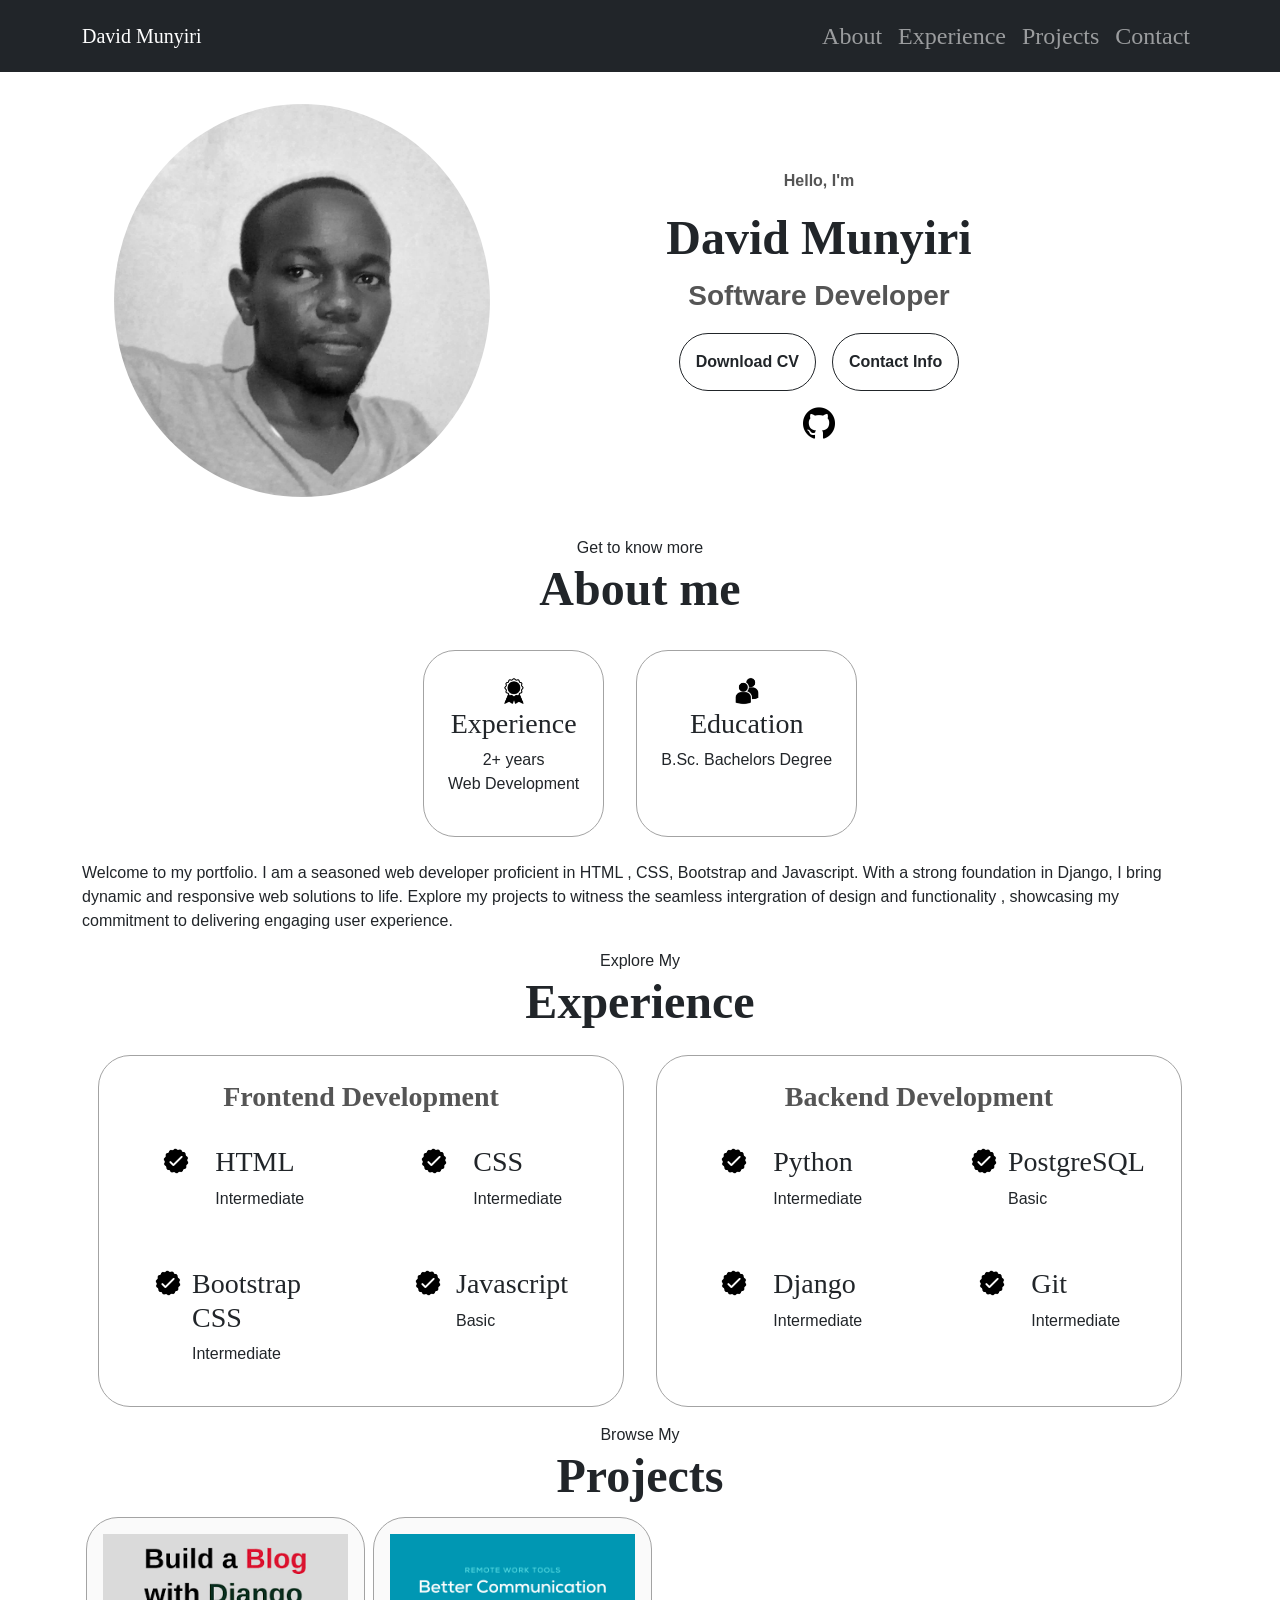
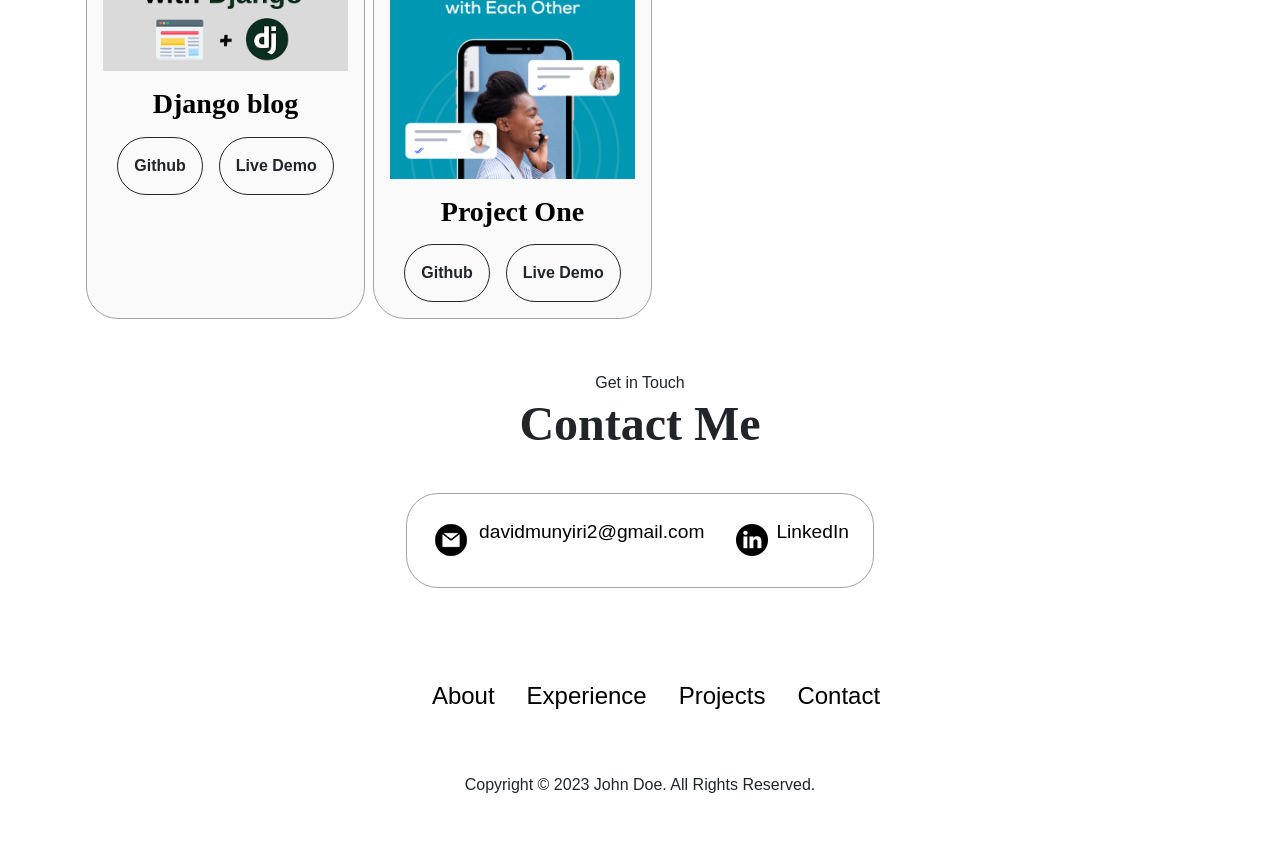
<file: index.html>
<!DOCTYPE html>
<html lang="en">
<head>
    <meta charset="UTF-8">
    <meta http-equiv="X-UA-Compatible" content="IE=edge">
    <meta name="viewport" content="width=device-width, initial-scale=1.0">
    <link rel="stylesheet" href="css/bootstrap.css">
    <link rel="stylesheet" href="style.css">
    <title>Document</title>
</head>
<body>
    <nav class="navbar navbar-expand-md navbar-dark bg-dark " aria-label="Fourth navbar example">
        <div class="container">
            <a class="navbar-brand" href="#">David Munyiri</a>
            <button class="navbar-toggler" type="button" data-bs-toggle="collapse" data-bs-target="#navbarsExample04"
                aria-controls="navbarsExample04" aria-expanded="false" aria-label="Toggle navigation">
                <span class="navbar-toggler-icon"></span>
            </button>
    
            <div class="collapse navbar-collapse justify-content-end" id="navbarsExample04">
                <ul class="navbar-nav me-auto mb-2 mb-md-0 w-100 justify-content-end ">
                    <li class="nav-item">
                        <a class="nav-link " aria-current="page" href="#about">About</a>
                    </li>
                    <li class="nav-item">
                        <a class="nav-link" href="#experience">Experience</a>
                    </li>
                    <li class="nav-item">
                        <a class="nav-link " href="#projects">Projects</a>
                    </li>
                    <li class="nav-item">
                        <a class="nav-link " href="#contact">Contact</a>
                    </li>
                </ul>
    
            </div>
        </div>
    </nav>

    <div class="container" id="#profile">
        <div class="row">
            <div class="col-md-6 img-container">
                <img src="./assets/me2.jpg" class="img-fluid image-1" alt="David Munyiri" >
            </div>
            <div class="col-md-6 d-flex flex-column justify-content-center align-items-center">
                <div class=" section__text d-flex flex-column justify-content-center align-items-center">
                    <p class="section__text__p1 ">Hello, I'm</p>
                    <h1 class="title">David Munyiri</h1>
                    <p class="section__text__p2">Software Developer</p>
                    <div class="btn-container">
                        <button class="my-btn btn btn-outline-dark " onclick="window.open('./assets/resume-example.pdf')">
                            Download CV
                        </button>
                        <button class="my-btn btn btn-outline-dark " onclick="location.href='./#contact'">
                            Contact Info
                        </button>
                    </div>
                    <div id="socials-container">
                        <img src="./assets/github.png" alt="My Github profile" class="icon"
                            onclick="location.href='https://github.com/davy_254'">
                    </div>
                </div>
            </div>
        </div>

    </div>

    <div class="container" id="about">
        <div class="row ">
            <div class=" d-flex flex-column align-items-center">
                <p class="mb-0  ">Get to know more</p>
                <h1 class="title">About me</h1>
            </div>
            <div class="about-details-container  ">
                <div class="about-containers  mb-2 mt-2  ">
                    <div class="details-container">
                        <img src="./assets/experience.png" alt="Experience icon" class="icon">
                        <h3>Experience</h3>
                        <p>2+ years <br>Web Development</p>
                    </div>
                    <div class="details-container">
                        <img src="./assets/education.png" alt="Education icon" class="icon">
                        <h3>Education</h3>
                        <p>B.Sc. Bachelors Degree</p>
                    </div>
                </div>
                <div class="text-container">
                    <p>
                        Welcome to my portfolio. I am a seasoned web developer proficient in HTML , CSS, Bootstrap and Javascript.
                        With a strong foundation in Django, I bring dynamic and responsive web solutions to life. Explore my
                        projects to witness the seamless
                        intergration of design and functionality , showcasing my commitment to delivering engaging user experience.
                    </p>
                </div>
            </div>
        </div>
    </div>

    <div class="container" id="experience">
        <div class="row">
            <div id="experience">
                <div class=" d-flex flex-column align-items-center">
                    <p class="section__text__p1 mb-0" >Explore My</p>
                    <h1 class="title">Experience</h1>
                </div> 
                <div class="experience-details-container">
                    <div class="about-containers d-flex ">
                        <div class="details-container ">
                            <h2 class="experience-sub-title">Frontend Development</h2>
                            <div class="article-container">
                                <article>
                                    <img src="./assets/checkmark.png" alt="Experience icon" class="icon">
                                    <div>
                                        <h3>HTML</h3>
                                        <p>Intermediate</p>
                                    </div>
                                </article>
                                <article>
                                    <img src="./assets/checkmark.png" alt="Experience icon" class="icon">
                                    <div>
                                        <h3>CSS</h3>
                                        <p>Intermediate</p>
                                    </div>
                                </article>
                                <article>
                                    <img src="./assets/checkmark.png" alt="Experience icon" class="icon">
                                    <div>
                                        <h3>Bootstrap CSS</h3>
                                        <p>Intermediate</p>
                                    </div>
                                </article>
                                <article>
                                    <img src="./assets/checkmark.png" alt="Experience icon" class="icon">
                                    <div>
                                        <h3>Javascript</h3>
                                        <p>Basic</p>
                                    </div>
                                </article>
            
                            </div>
                        </div>
                        <div class="details-container">
                            <h2 class="experience-sub-title">Backend Development</h2>
                            <div class="article-container">
                                <article>
                                    <img src="./assets/checkmark.png" alt="Experience icon" class="icon">
                                    <div>
                                        <h3>Python</h3>
                                        <p>Intermediate</p>
                                    </div>
                                </article>
                                <article>
                                    <img src="./assets/checkmark.png" alt="Experience icon" class="icon">
                                    <div>
                                        <h3>PostgreSQL</h3>
                                        <p>Basic</p>
                                    </div>
                                </article>
                                <article>
                                    <img src="./assets/checkmark.png" alt="Experience icon" class="icon">
                                    <div>
                                        <h3>Django</h3>
                                        <p>Intermediate</p>
                                    </div>
                                </article>
                                <article>
                                    <img src="./assets/checkmark.png" alt="Experience icon" class="icon">
                                    <div>
                                        <h3>Git</h3>
                                        <p>Intermediate</p>
                                    </div>
                                </article>
                            </div>
                        </div>
                    </div>
                </div>
            </div>
        </div>
    </div>

    <div class="container" id="projects">
        <div class="row">
            <div id="experience">
                <div class=" d-flex flex-column align-items-center">
                    <p class="section__text__p1 mb-0">Browse My</p>
                    <h1 class="title">Projects</h1>
                </div>
                <div class=" about-containers flex-wrap justify-content-start ">
                    <div class="project-container color-container col-lg-3 col-md-6 col-sm-12 m-1">
                        <div class="article-container">
                            <img src="./assets/django_blog.png" alt="Project 1" class="img-fluid">
                        </div>
                        <h2 class="experience-sub-title project-title">Django blog</h2>
                        <div class="btn-container">
                            <button class="my-btn btn btn-outline-dark" onclick="location.href='https://github.com/davy254/django_blog_2'">
                                Github
                            </button>
                            <button class="my-btn btn btn-outline-dark" onclick="location.href='https://web-production-9509.up.railway.app'">
                                Live Demo
                            </button>
                        </div>
                    </div>

                    <div class="project-container color-container col-lg-3 col-md-6 col-sm-12 m-1">
                        <div class="article-container">
                            <img src="./assets/project-1.png" alt="Project 1" class="img-fluid">
                        </div>
                        <h2 class="experience-sub-title project-title">Project One</h2>
                        <div class="btn-container">
                            <button class="my-btn btn btn-outline-dark" onclick="location.href='https://github.com/'">
                                Github
                            </button>
                            <button class="my-btn btn btn-outline-dark" onclick="location.href='https://github.com/'">
                                Live Demo
                            </button>
                        </div>
                    </div>

                    

                    

                    
                </div>
            </div>
        </div>
    </div>


    <div class="container">
        <div class="row mt-5">
            <div id="contact  " class="d-flex flex-column">
                <div class="d-flex flex-column align-items-center">
                   <p class="section__text__p1 mb-0">Get in Touch</p>
                   <h1 class="title">Contact Me</h1> 
            </div>
            <div class="contact-info-upper-container">
                <div class="contact-info-container  ">
                    <img src="./assets/email.png" alt="Email icon" class="icon contact-icon email-icon">
                    <p><a href="mailto:examplemail@gmail.com">davidmunyiri2@gmail.com</a></p>
                </div>
                <div class="contact-info-container">
                    <img src="./assets/linkedin.png" alt="LinkedIn icon" class="icon contact-icon">
                    <p><a href="https://www.linkedin.com">LinkedIn</a></p>
                </div>
            </div>
            </div>
        </div>
    </div>

    <footer>
        <nav class="footer-nav">
            <div class="nav-links-container">
                <ul class="footer-nav-links">
                    <li><a href="#about">About</a></li>
                    <li><a href="#experience">Experience</a></li>
                    <li><a href="#projects">Projects</a></li>
                    <li><a href="#contact">Contact</a></li>
                </ul>
            </div>
        </nav>
        <p>Copyright © 2023 John Doe. All Rights Reserved.</p>
    </footer>


    <script src="js/bootstrap.bundle.js"></script>
</body>
</html>
</file>
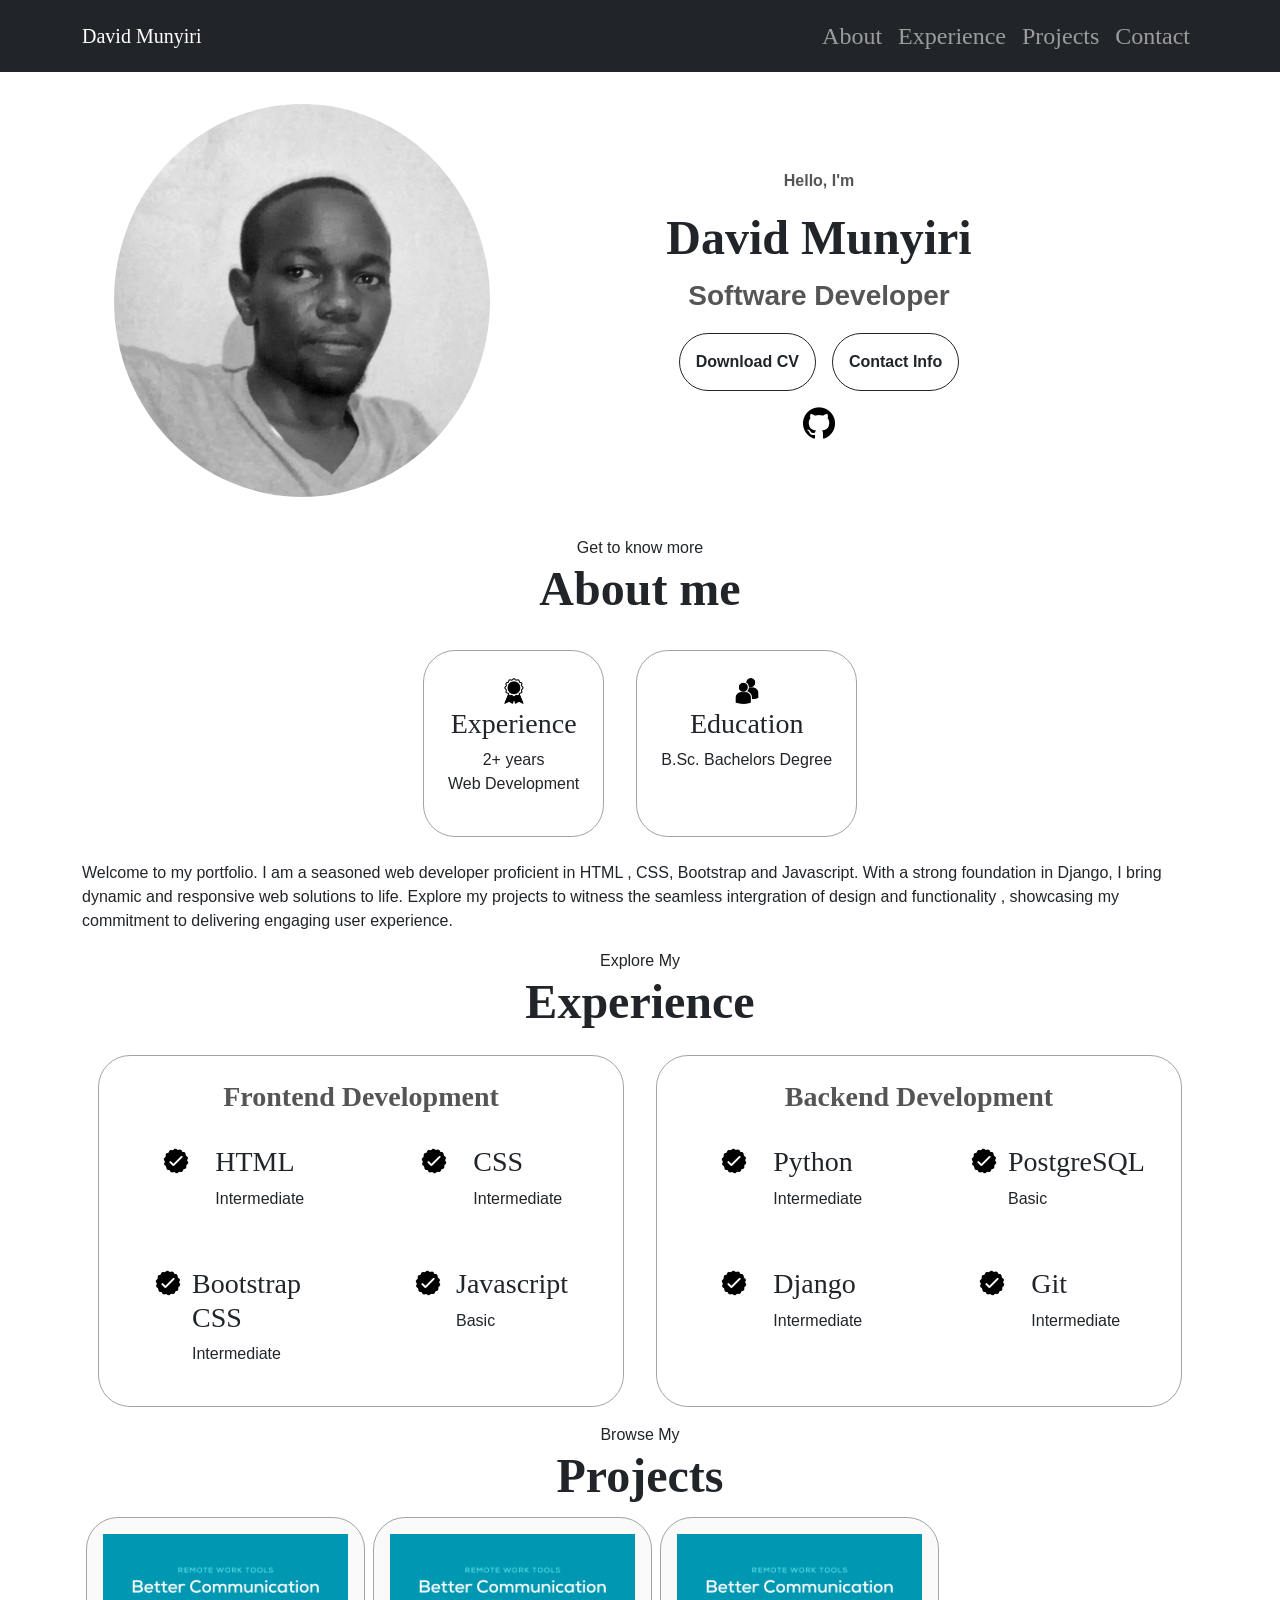
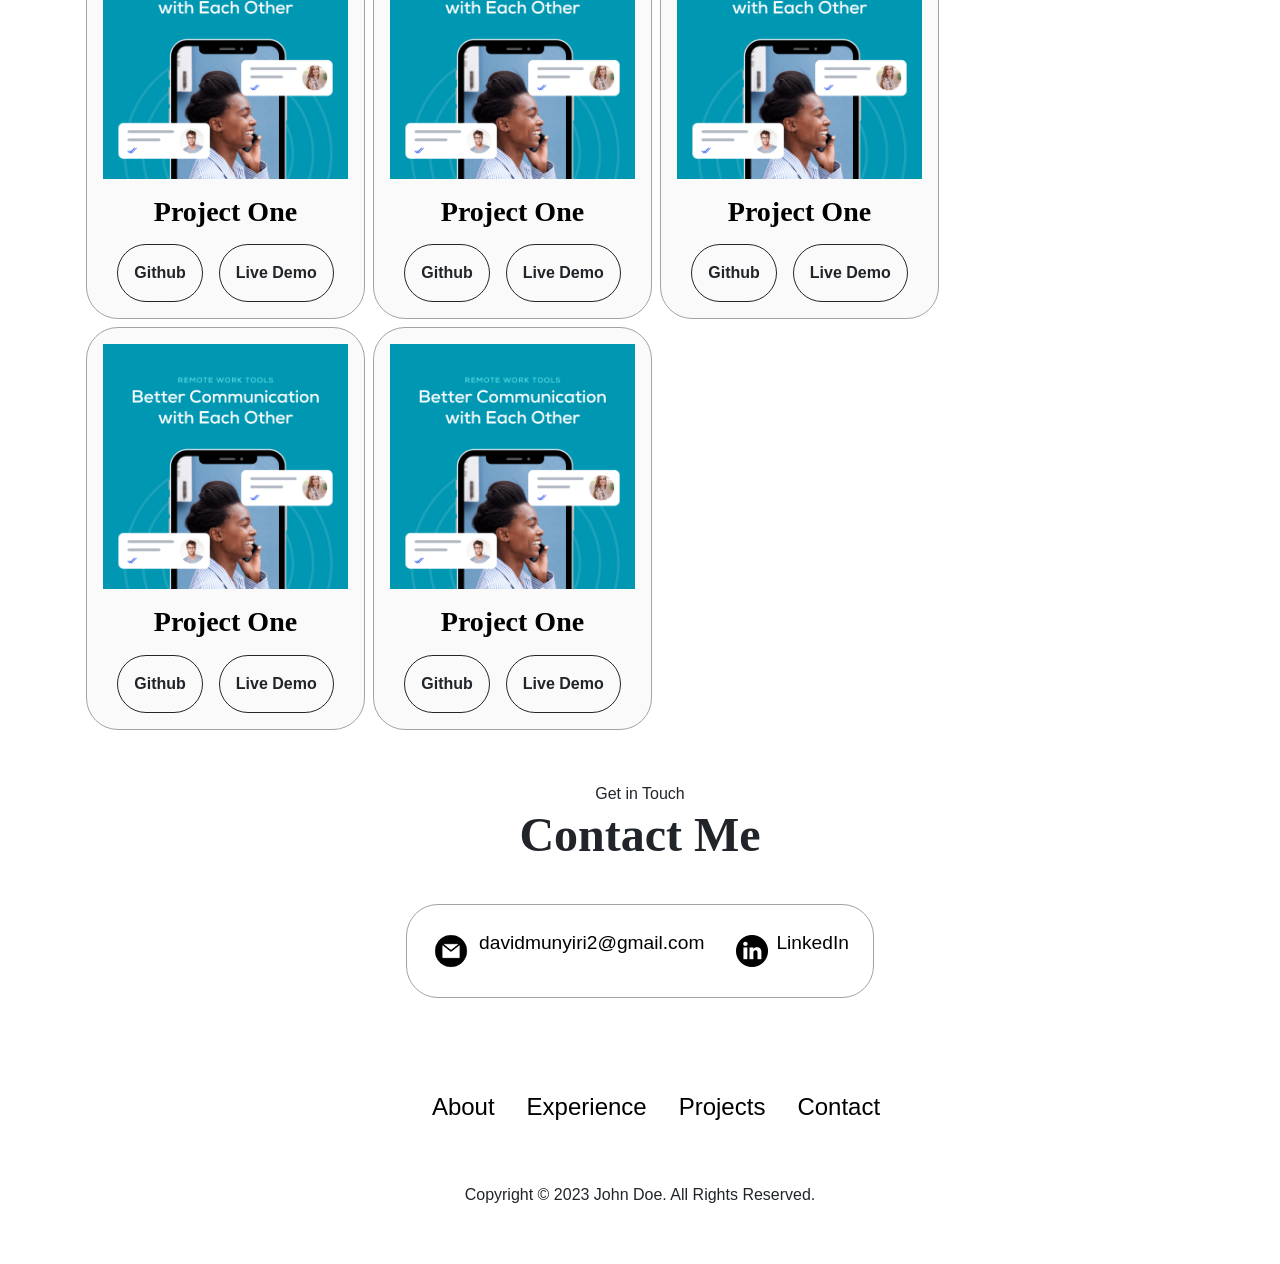
<file: main.html>
<!DOCTYPE html>
<html lang="en">
<head>
    <meta charset="UTF-8">
    <meta http-equiv="X-UA-Compatible" content="IE=edge">
    <meta name="viewport" content="width=device-width, initial-scale=1.0">
    <link rel="stylesheet" href="css/bootstrap.css">
    <link rel="stylesheet" href="style.css">
    <title>Document</title>
</head>
<body>
    <nav class="navbar navbar-expand-md navbar-dark bg-dark " aria-label="Fourth navbar example">
        <div class="container">
            <a class="navbar-brand" href="#">David Munyiri</a>
            <button class="navbar-toggler" type="button" data-bs-toggle="collapse" data-bs-target="#navbarsExample04"
                aria-controls="navbarsExample04" aria-expanded="false" aria-label="Toggle navigation">
                <span class="navbar-toggler-icon"></span>
            </button>
    
            <div class="collapse navbar-collapse justify-content-end" id="navbarsExample04">
                <ul class="navbar-nav me-auto mb-2 mb-md-0 w-100 justify-content-end ">
                    <li class="nav-item">
                        <a class="nav-link " aria-current="page" href="#about">About</a>
                    </li>
                    <li class="nav-item">
                        <a class="nav-link" href="#experience">Experience</a>
                    </li>
                    <li class="nav-item">
                        <a class="nav-link " href="#projects">Projects</a>
                    </li>
                    <li class="nav-item">
                        <a class="nav-link " href="#contact">Contact</a>
                    </li>
                </ul>
    
            </div>
        </div>
    </nav>

    <div class="container" id="#profile">
        <div class="row">
            <div class="col-md-6 img-container">
                <img src="./assets/me2.jpg" class="img-fluid image-1" alt="David Munyiri" >
            </div>
            <div class="col-md-6 d-flex flex-column justify-content-center align-items-center">
                <div class=" section__text d-flex flex-column justify-content-center align-items-center">
                    <p class="section__text__p1 ">Hello, I'm</p>
                    <h1 class="title">David Munyiri</h1>
                    <p class="section__text__p2">Software Developer</p>
                    <div class="btn-container">
                        <button class="my-btn btn btn-outline-dark " onclick="window.open('./assets/resume-example.pdf')">
                            Download CV
                        </button>
                        <button class="my-btn btn btn-outline-dark " onclick="location.href='./#contact'">
                            Contact Info
                        </button>
                    </div>
                    <div id="socials-container">
                        <img src="./assets/github.png" alt="My Github profile" class="icon"
                            onclick="location.href='https://github.com/davy_254'">
                    </div>
                </div>
            </div>
        </div>

    </div>

    <div class="container" id="about">
        <div class="row ">
            <div class=" d-flex flex-column align-items-center">
                <p class="mb-0  ">Get to know more</p>
                <h1 class="title">About me</h1>
            </div>
            <div class="about-details-container  ">
                <div class="about-containers  mb-2 mt-2  ">
                    <div class="details-container">
                        <img src="./assets/experience.png" alt="Experience icon" class="icon">
                        <h3>Experience</h3>
                        <p>2+ years <br>Web Development</p>
                    </div>
                    <div class="details-container">
                        <img src="./assets/education.png" alt="Education icon" class="icon">
                        <h3>Education</h3>
                        <p>B.Sc. Bachelors Degree</p>
                    </div>
                </div>
                <div class="text-container">
                    <p>
                        Welcome to my portfolio. I am a seasoned web developer proficient in HTML , CSS, Bootstrap and Javascript.
                        With a strong foundation in Django, I bring dynamic and responsive web solutions to life. Explore my
                        projects to witness the seamless
                        intergration of design and functionality , showcasing my commitment to delivering engaging user experience.
                    </p>
                </div>
            </div>
        </div>
    </div>

    <div class="container" id="experience">
        <div class="row">
            <div id="experience">
                <div class=" d-flex flex-column align-items-center">
                    <p class="section__text__p1 mb-0" >Explore My</p>
                    <h1 class="title">Experience</h1>
                </div> 
                <div class="experience-details-container">
                    <div class="about-containers d-flex ">
                        <div class="details-container ">
                            <h2 class="experience-sub-title">Frontend Development</h2>
                            <div class="article-container">
                                <article>
                                    <img src="./assets/checkmark.png" alt="Experience icon" class="icon">
                                    <div>
                                        <h3>HTML</h3>
                                        <p>Intermediate</p>
                                    </div>
                                </article>
                                <article>
                                    <img src="./assets/checkmark.png" alt="Experience icon" class="icon">
                                    <div>
                                        <h3>CSS</h3>
                                        <p>Intermediate</p>
                                    </div>
                                </article>
                                <article>
                                    <img src="./assets/checkmark.png" alt="Experience icon" class="icon">
                                    <div>
                                        <h3>Bootstrap CSS</h3>
                                        <p>Intermediate</p>
                                    </div>
                                </article>
                                <article>
                                    <img src="./assets/checkmark.png" alt="Experience icon" class="icon">
                                    <div>
                                        <h3>Javascript</h3>
                                        <p>Basic</p>
                                    </div>
                                </article>
            
                            </div>
                        </div>
                        <div class="details-container">
                            <h2 class="experience-sub-title">Backend Development</h2>
                            <div class="article-container">
                                <article>
                                    <img src="./assets/checkmark.png" alt="Experience icon" class="icon">
                                    <div>
                                        <h3>Python</h3>
                                        <p>Intermediate</p>
                                    </div>
                                </article>
                                <article>
                                    <img src="./assets/checkmark.png" alt="Experience icon" class="icon">
                                    <div>
                                        <h3>PostgreSQL</h3>
                                        <p>Basic</p>
                                    </div>
                                </article>
                                <article>
                                    <img src="./assets/checkmark.png" alt="Experience icon" class="icon">
                                    <div>
                                        <h3>Django</h3>
                                        <p>Intermediate</p>
                                    </div>
                                </article>
                                <article>
                                    <img src="./assets/checkmark.png" alt="Experience icon" class="icon">
                                    <div>
                                        <h3>Git</h3>
                                        <p>Intermediate</p>
                                    </div>
                                </article>
                            </div>
                        </div>
                    </div>
                </div>
            </div>
        </div>
    </div>

    <div class="container" id="projects">
        <div class="row">
            <div id="experience">
                <div class=" d-flex flex-column align-items-center">
                    <p class="section__text__p1 mb-0">Browse My</p>
                    <h1 class="title">Projects</h1>
                </div>
                <div class=" about-containers flex-wrap justify-content-start ">
                    <div class="project-container color-container col-lg-3 col-md-6 col-sm-12 m-1">
                        <div class="article-container">
                            <img src="./assets/project-1.png" alt="Project 1" class="img-fluid">
                        </div>
                        <h2 class="experience-sub-title project-title">Project One</h2>
                        <div class="btn-container">
                            <button class="my-btn btn btn-outline-dark" onclick="location.href='https://github.com/'">
                                Github
                            </button>
                            <button class="my-btn btn btn-outline-dark" onclick="location.href='https://github.com/'">
                                Live Demo
                            </button>
                        </div>
                    </div>

                    <div class="project-container color-container col-lg-3 col-md-6 col-sm-12 m-1">
                        <div class="article-container">
                            <img src="./assets/project-1.png" alt="Project 1" class="img-fluid">
                        </div>
                        <h2 class="experience-sub-title project-title">Project One</h2>
                        <div class="btn-container">
                            <button class="my-btn btn btn-outline-dark" onclick="location.href='https://github.com/'">
                                Github
                            </button>
                            <button class="my-btn btn btn-outline-dark" onclick="location.href='https://github.com/'">
                                Live Demo
                            </button>
                        </div>
                    </div>

                    <div class="project-container color-container col-lg-3 col-md-6 col-sm-12 m-1">
                        <div class="article-container ">
                            <img src="./assets/project-1.png" alt="Project 1" class="img-fluid">
                        </div>
                        <h2 class="experience-sub-title project-title">Project One</h2>
                        <div class="btn-container">
                            <button class="my-btn btn btn-outline-dark" onclick="location.href='https://github.com/'">
                                Github
                            </button>
                            <button class="my-btn btn btn-outline-dark" onclick="location.href='https://github.com/'">
                                Live Demo
                            </button>
                        </div>
                    </div>

                    <div class="project-container color-container col-lg-3 col-md-6 col-sm-12 m-1">
                        <div class="article-container">
                            <img src="./assets/project-1.png" alt="Project 1" class="img-fluid">
                        </div>
                        <h2 class="experience-sub-title project-title">Project One</h2>
                        <div class="btn-container">
                            <button class="my-btn btn btn-outline-dark" onclick="location.href='https://github.com/'">
                                Github
                            </button>
                            <button class="my-btn btn btn-outline-dark" onclick="location.href='https://github.com/'">
                                Live Demo
                            </button>
                        </div>
                    </div>

                    <div class="project-container color-container col-lg-3 col-md-6 col-sm-12 m-1">
                        <div class="article-container">
                            <img src="./assets/project-1.png" alt="Project 1" class="img-fluid">
                        </div>
                        <h2 class="experience-sub-title project-title">Project One</h2>
                        <div class="btn-container">
                            <button class="my-btn btn btn-outline-dark" onclick="location.href='https://github.com/'">
                                Github
                            </button>
                            <button class="my-btn btn btn-outline-dark" onclick="location.href='https://github.com/'">
                                Live Demo
                            </button>
                        </div>
                    </div> 
                </div>
            </div>
        </div>
    </div>


    <div class="container">
        <div class="row mt-5">
            <div id="contact  " class="d-flex flex-column">
                <div class="d-flex flex-column align-items-center">
                   <p class="section__text__p1 mb-0">Get in Touch</p>
                   <h1 class="title">Contact Me</h1> 
            </div>
            <div class="contact-info-upper-container">
                <div class="contact-info-container  ">
                    <img src="./assets/email.png" alt="Email icon" class="icon contact-icon email-icon">
                    <p><a href="mailto:examplemail@gmail.com">davidmunyiri2@gmail.com</a></p>
                </div>
                <div class="contact-info-container">
                    <img src="./assets/linkedin.png" alt="LinkedIn icon" class="icon contact-icon">
                    <p><a href="https://www.linkedin.com">LinkedIn</a></p>
                </div>
            </div>
            </div>
        </div>
    </div>

    <footer>
        <nav class="footer-nav">
            <div class="nav-links-container">
                <ul class="footer-nav-links">
                    <li><a href="#about">About</a></li>
                    <li><a href="#experience">Experience</a></li>
                    <li><a href="#projects">Projects</a></li>
                    <li><a href="#contact">Contact</a></li>
                </ul>
            </div>
        </nav>
        <p>Copyright © 2023 John Doe. All Rights Reserved.</p>
    </footer>


    <script src="js/bootstrap.bundle.js"></script>
</body>
</html>
</file>
<file: style.css>
* {
    margin: 0;
    padding: 0;
}

html {
    scroll-behavior: smooth;
}

body {
    font-family: "Poppins", sans-serif;
}

a {
    color: black;
    text-decoration: none;
    text-decoration-color: white;
}

h1,h2,h3,h4,h5,h6,.nav-link,.navbar-brand {
    font-family: "Playfair Display", Georgia, "Times New Roman", serif
        
    ;
}
h1 {
    display: block;
    font-size: 2em;
    margin-inline-start: 0px;
    margin-inline-end: 0px;
    font-weight: bold;
}
.nav-brand,.nav-item a {
    display: block;
    padding: 10px;
    text-align: center;
    font-size: 1.5rem;
    color: black;
    transition: all 0.3 ease-in-out;
}

.nav-item a:hover{
    text-decoration: underline;
    text-underline-offset: 1rem;
}

.img-container{
    height: 400px;
    width: 400px;
    margin: 2rem; 
}

.image-1{
    border-radius: 50%;
}

.icon {
    cursor: pointer;
    height: 2rem;
}


.section__text p {
    font-weight: 600;
    color: #555555;
}
.section__text__p2{
    font-size: 1.75rem;
    margin-bottom: 1rem;
}

.title {
    font-size: 3rem;
    text-align: center;
}

.btn-container {
    display: flex;
    justify-content: center;
    gap: 1rem;
}
.my-btn {
    font-weight: 600;
    transition: all 300ms ease;
    padding: 1rem;
    border-radius: 2rem;
}

.my-btn:hover{
    background: rgb(53, 53, 53);
}

#socials-container {
    display: flex;
    justify-content: center;
    margin-top: 1rem;
    gap: 1rem;
}

.title {
    font-size: 3rem;
    text-align: center;
}

.about-containers,
.about-details-container {
    display: flex;
}

.about-containers {
    justify-content: center;
}

.about-details-container {
    justify-content: center;
    flex-direction: column;
}

.experience-sub-title {
    color: rgb(85, 85, 85);
    font-weight: 600;
    font-size: 1.75rem;
    margin-bottom: 2rem;
}

.details-container {
    padding: 1.5rem;
    background: white;
    border-radius: 2rem;
    border: rgb(53, 53, 53) 0.1rem solid;
    border-color: rgb(163, 163, 163);
    text-align: center;
    margin: 1rem;
}

.article-container {
    display: flex;
    text-align: initial;
    flex-wrap: wrap;
    flex-direction: row;
    gap: 2.5rem;
    justify-content: space-around;
}

article {
    display: flex;
    width: 10rem;
    justify-content: space-around;
    gap: 0.5rem;
}

.project-container {
    padding: 1rem;
    background: white;
    border-radius: 2rem;
    border: rgb(53, 53, 53) 0.1rem solid;
    border-color: rgb(163, 163, 163);
    text-align: center;
}
.color-container {
    border-color: rgb(163, 163, 163);
    background: rgb(250, 250, 250);
}
.article-container {
    display: flex;
    text-align: initial;
    flex-wrap: wrap;
    flex-direction: row;
    gap: 2.5rem;
    justify-content: space-around;
}

.experience-sub-title {
    color: rgb(85, 85, 85);
    font-weight: 600;
    font-size: 1.75rem;
    margin-bottom: 2rem;
}
.project-title {
    margin: 1rem;
    color: black;
}

.project-img {
    border-radius: 2rem;
    width: 50%;
    height: 50%;
}

.contact-info-upper-container {
    display: flex;
    justify-content: center;
    border-radius: 2rem;
    border: rgb(53, 53, 53) 0.1rem solid;
    border-color: rgb(163, 163, 163);
    background: (250, 250, 250);
    margin: 2rem auto;
    padding: 0.5rem;
}

.contact-info-container {
    display: flex;
    align-items: center;
    justify-content: center;
    gap: 0.5rem;
    margin: 1rem;
}

.email-icon {
    height: 2.5rem;
}

.contact-icon {
    cursor: default;
}

.contact-info-container p a {
    font-size: larger;
    margin-bottom: 0px;
}

.contact-info-container p a:hover {
    color: rgb(85, 85, 85);
    text-decoration: underline;
    text-underline-offset: 1rem;
    
}

footer {
    height: 26vh;
    margin: 0 1rem;
}

.footer-nav {
    display: flex;
    justify-content: space-around;
    align-items: center;
    height: 17vh;
}

.footer-nav-links {
    display: flex;
    gap: 2rem;
    list-style: none;
    font-size: 1.5rem;
    margin-bottom: 0px;
}

footer p {
    text-align: center;
}

.footer-nav-links a:hover {
    color: rgb(85, 85, 85);
    text-decoration: underline;
    text-underline-offset: 1rem;

}
</file>
